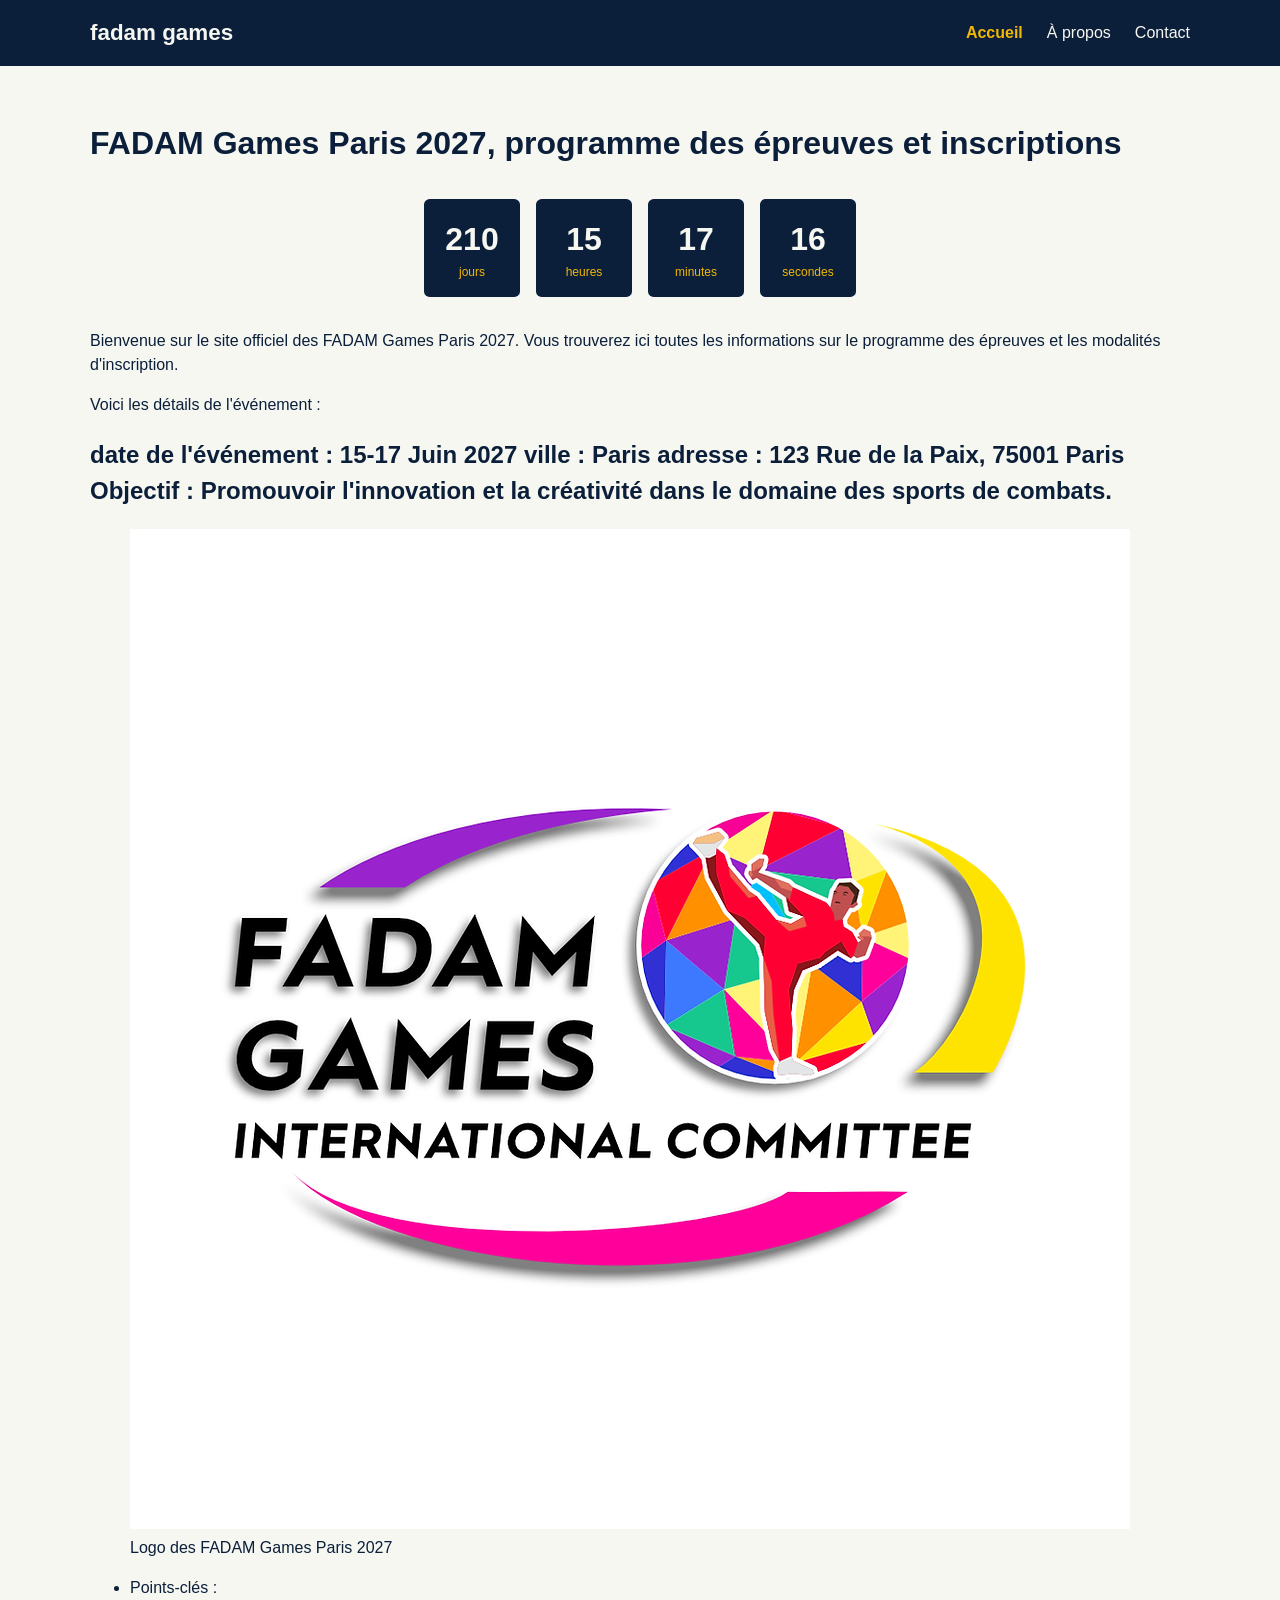
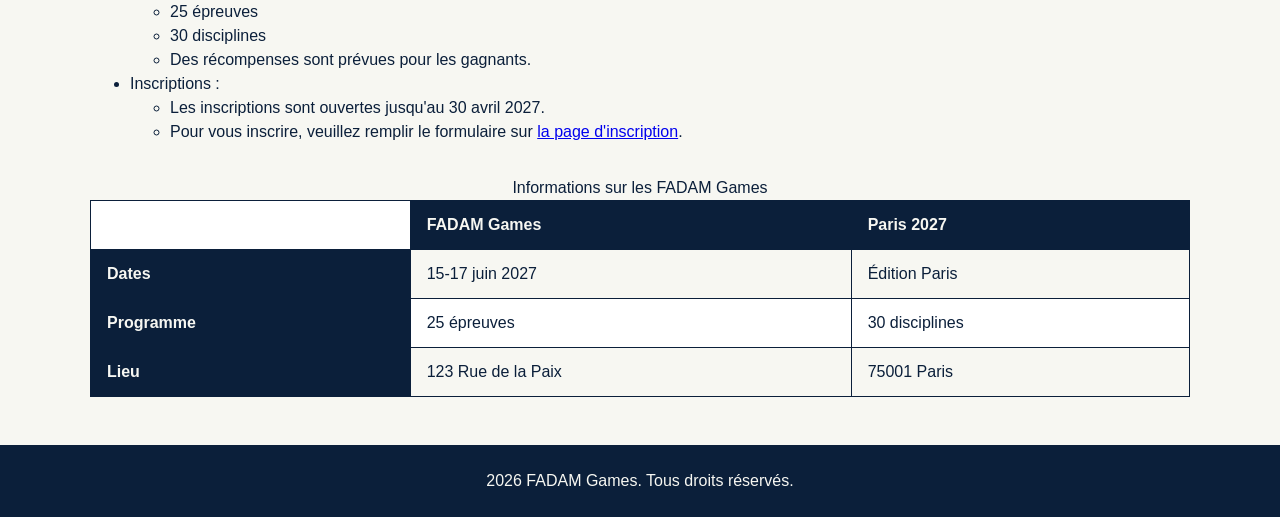
<file: index.html>
<!DOCTYPE html>
<html lang="fr">
<head>
    <meta charset="UTF-8">
    <meta name="viewport" content="width=device-width, initial-scale=1.0">
    <link rel="stylesheet" href="css/style.css">
    <title>Acceuil</title>
</head>
<body>
<header>
    <a href="index.html">fadam games</a>
    <nav>
        <ul>
            <li><a href="index.html" aria-current="page">Accueil</a></li>
            <li><a href="epreuves.html">À propos</a></li>
            <li><a href="inscription.html">Contact</a></li>
        </ul>
    </nav>
</header>
<main>
    <h1>FADAM Games Paris 2027, programme des épreuves et inscriptions</h1>
    <div id="compte-a-rebours">
        <span id="jours"></span>
        <span id="heures"></span>
        <span id="minutes"></span>
        <span id="secondes"></span>
    </div>
    <p>Bienvenue sur le site officiel des FADAM Games Paris 2027. Vous trouverez ici toutes les informations sur le programme des épreuves et les modalités d'inscription.</p>
    <p>Voici les détails de l'événement :</p>
    <h2>date de l'événement : 15-17 Juin 2027
    ville : Paris
    adresse : 123 Rue de la Paix, 75001 Paris
    Objectif : Promouvoir l'innovation et la créativité dans le domaine des sports de combats.    
    </h2>
    <figure>
        <img src="img/fadam-games.png" alt="Logo des FADAM Games Paris 2027">
        <figcaption>Logo des FADAM Games Paris 2027</figcaption>
    </figure>
    <ul>
        <li>Points-clés :
        <ul>
            <li>25 épreuves</li>
            <li>30 disciplines </li>
            <li>Des récompenses sont prévues pour les gagnants.</li>
        </ul>
        </li>
        <li>Inscriptions :
        <ul>
            <li>Les inscriptions sont ouvertes jusqu'au 30 avril 2027.</li>
            <li>Pour vous inscrire, veuillez remplir le formulaire sur <a href="inscription.html">la page d'inscription</a>.</li>
        </ul>
        </li>
    </ul>
        <div class="tableau">
        <table>
            <caption>Informations sur les FADAM Games</caption>
            <tbody>
                <tr>
                    <td></td>
                    <th scope="col" class="fadam">FADAM Games</th>
                    <th scope="col" class="paris">Paris 2027</th>
                </tr>
                <tr>
                    <th scope="row">Dates</th>
                    <td>15-17 juin 2027</td>
                    <td>Édition Paris</td>
                </tr>
                <tr>
                    <th scope="row">Programme</th>
                    <td>25 épreuves</td>
                    <td>30 disciplines</td>
                </tr>
                <tr>
                    <th scope="row">Lieu</th>
                    <td>123 Rue de la Paix</td>
                    <td>75001 Paris</td>
                </tr>
            </tbody>
        </table>
        </div>
    </main> 
<footer>
    <span id="annee">2027 FADAM Games. Tous droits réservés.</span>
</footer>
<script defer src="js/main.js"></script>
<script src="https://code.jquery.com/jquery-3.6.0.min.js"></script>
<script defer src="https://cdn.jsdelivr.net/npm/bootstrap@5.3.0/dist/js/bootstrap.bundle.min.js"></script>
</body>
</html>
</file>
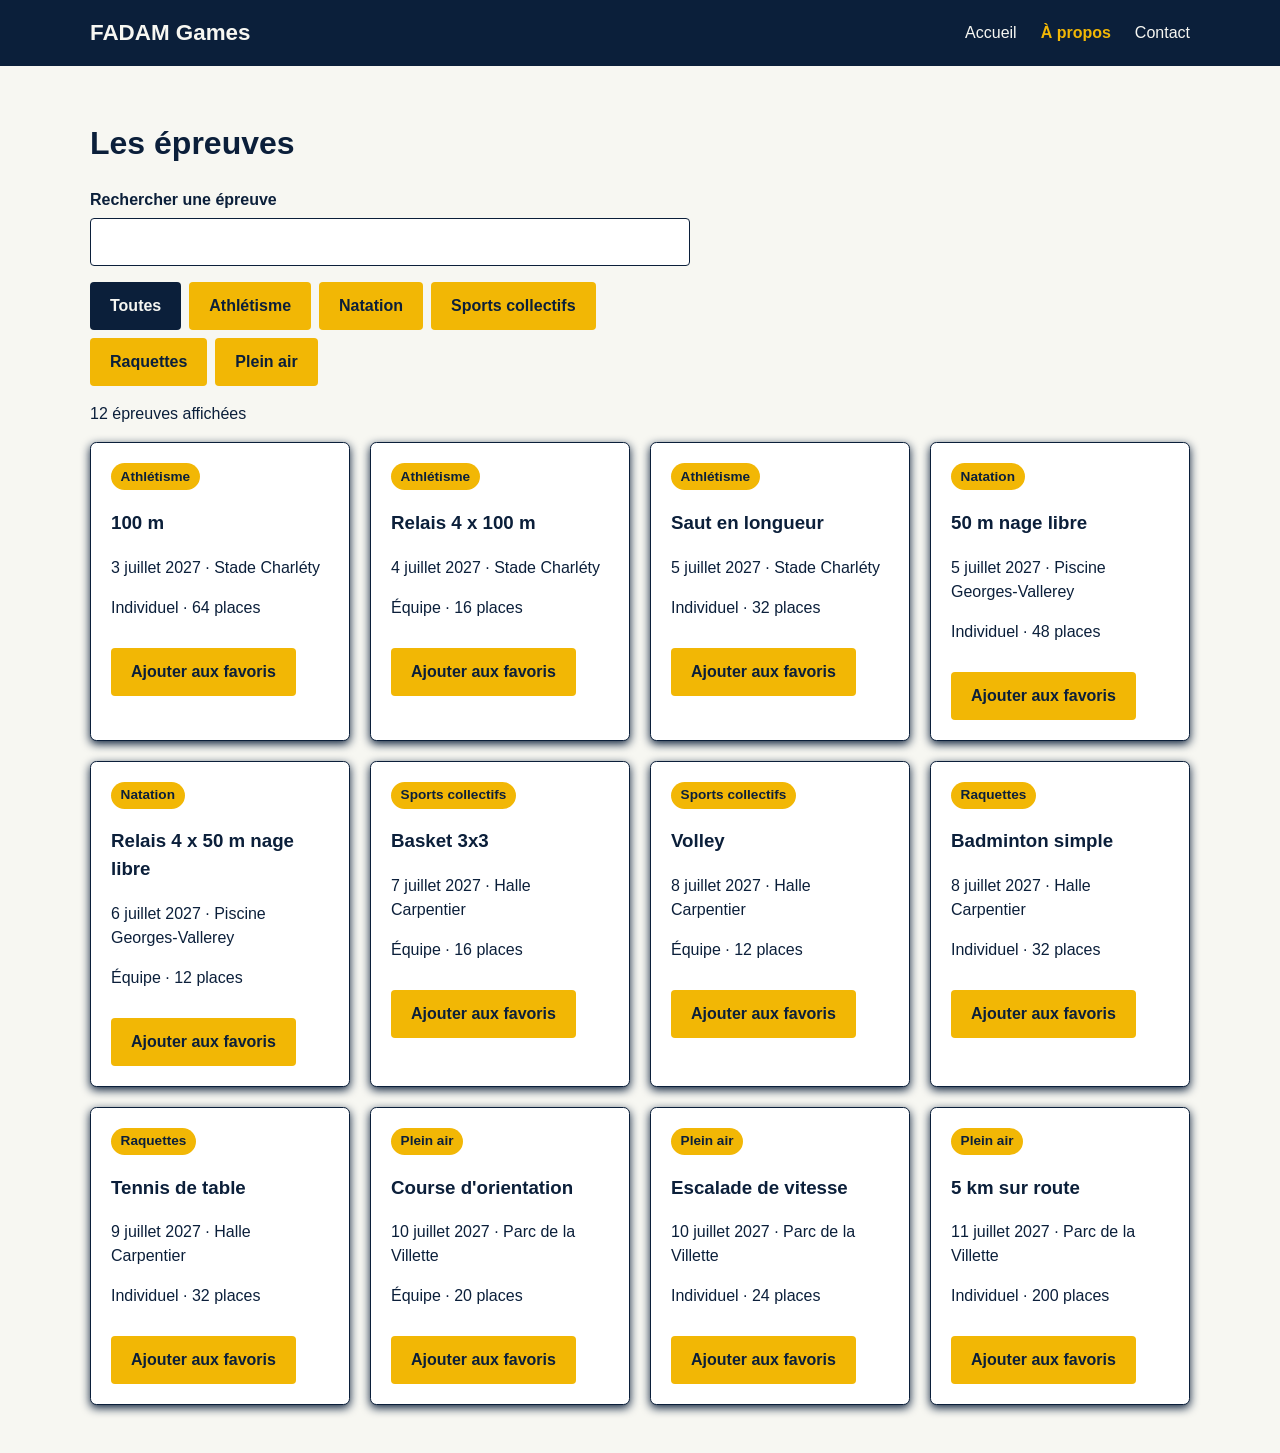
<file: epreuves.html>
<!DOCTYPE html>
<html lang="fr">
<head>
	<meta charset="UTF-8">
	<meta name="viewport" content="width=device-width, initial-scale=1.0">
	<link rel="stylesheet" href="css/style.css">
	<title>Épreuves - FADAM Games</title>
</head>
<body>
	<header>
		<a href="index.html">FADAM Games</a>
		<nav>
			<ul>
				<li><a href="index.html">Accueil</a></li>
				<li><a href="epreuves.html" aria-current="page">À propos</a></li>
				<li><a href="inscription.html">Contact</a></li>
			</ul>
		</nav>
	</header>

	<main>
		<h1>Les épreuves</h1>

		<div id="filtres">
			<label for="recherche">Rechercher une épreuve</label>
			<input type="search" id="recherche" name="recherche">
		</div>

		<p id="compteur"></p>
		<section id="liste-epreuves"></section>
	</main>

	<script defer src="js/data.js"></script>
	<script defer src="js/main.js"></script>
	<script defer src="js/epreuves.js"></script>
</body>
</html>
</file>
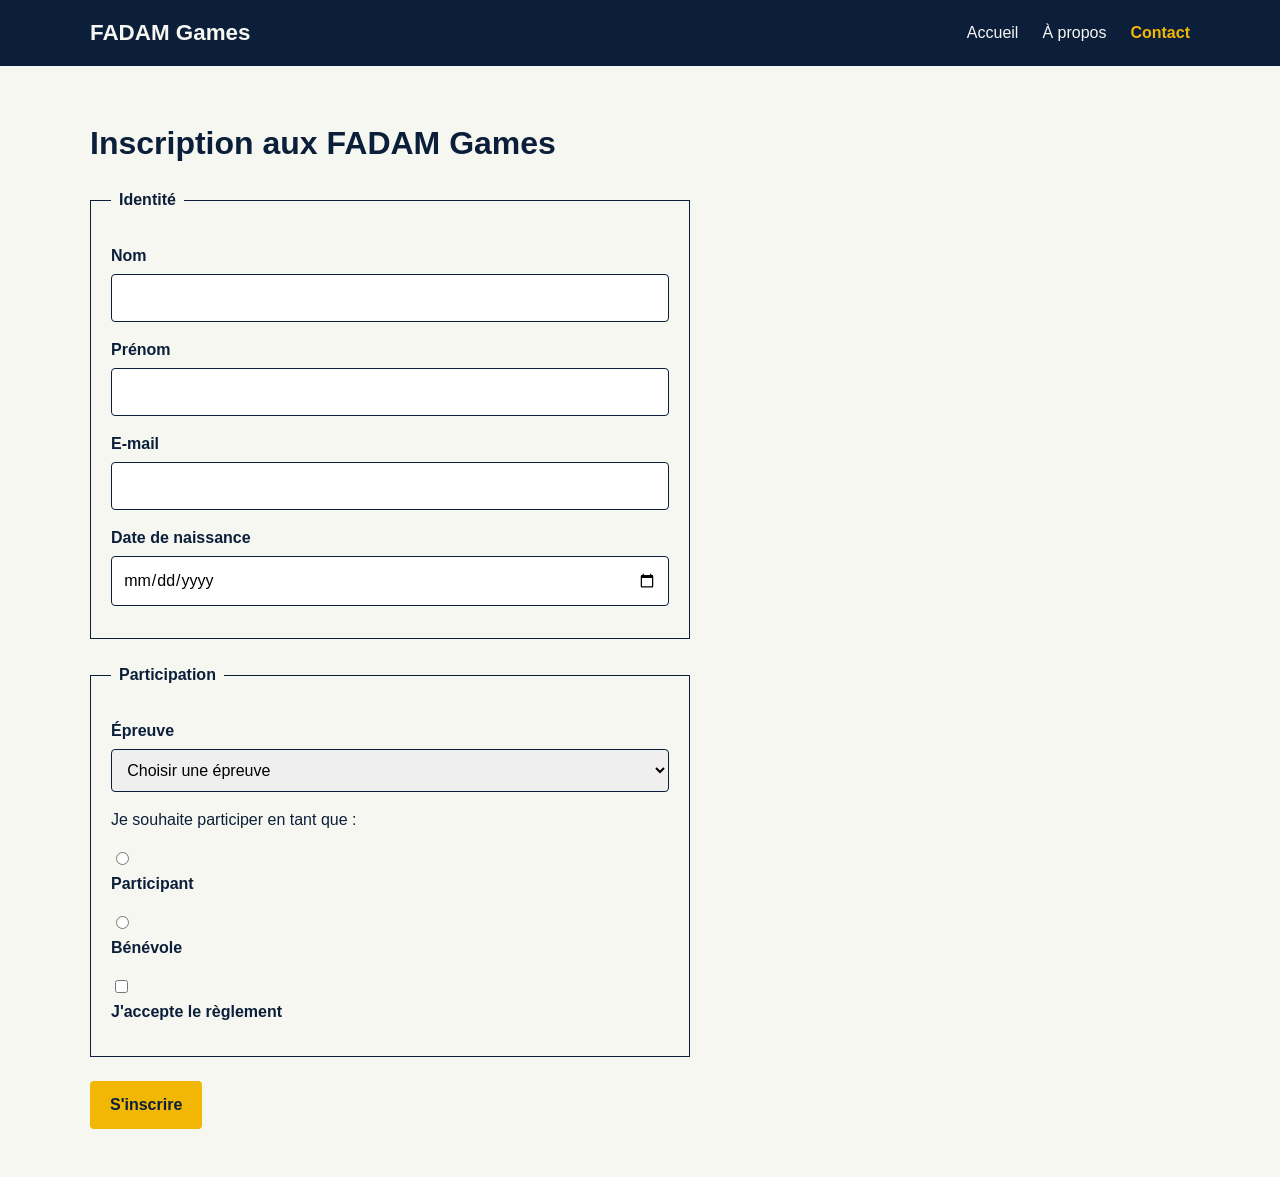
<file: inscription.html>
<!DOCTYPE html>
<html lang="fr">
<head>
	<meta charset="UTF-8">
	<meta name="viewport" content="width=device-width, initial-scale=1.0">
	<link rel="stylesheet" href="css/style.css">
	<title>Inscription - FADAM Games</title>
</head>
<body>
	<header>
		<a href="index.html">FADAM Games</a>
		<nav>
			<ul>
				<li><a href="index.html">Accueil</a></li>
				<li><a href="epreuves.html">À propos</a></li>
				<li><a href="inscription.html" aria-current="page">Contact</a></li>
			</ul>
		</nav>
	</header>

	<main>
		<h1>Inscription aux FADAM Games</h1>

		<form id="form-inscription" novalidate>
			<fieldset>
				<legend>Identité</legend>

				<p>
					<label for="nom">Nom</label>
					<input type="text" id="nom" name="nom" required>
				</p>
				<p>
					<label for="prenom">Prénom</label>
					<input type="text" id="prenom" name="prenom" required>
				</p>
				<p>
					<label for="email">E-mail</label>
					<input type="email" id="email" name="email" required>
				</p>
				<p>
					<label for="date-naissance">Date de naissance</label>
					<input type="date" id="date-naissance" name="date-naissance" required>
				</p>
			</fieldset>

			<fieldset>
				<legend>Participation</legend>

				<p>
					<label for="choix-epreuve">Épreuve</label>
					<select id="choix-epreuve" name="choix-epreuve" required>
						<option value="">Choisir une épreuve</option>
					</select>
				</p>

				<p>Je souhaite participer en tant que :</p>
				<p>
					<input type="radio" id="participant" name="role" value="participant" required>
					<label for="participant">Participant</label>
				</p>
				<p>
					<input type="radio" id="benevole" name="role" value="benevole">
					<label for="benevole">Bénévole</label>
				</p>

				<p>
					<input type="checkbox" id="reglement" name="reglement" required>
					<label for="reglement">J'accepte le règlement</label>
				</p>
			</fieldset>

			<button type="submit">S'inscrire</button>
		</form>

		<div id="recapitulatif"></div>
	</main>

	<script defer src="js/data.js"></script>
	<script defer src="js/main.js"></script>
	<script defer src="js/inscription.js"></script>
</body>
</html>
</file>
<file: css/style.css>
:root {
	--bleu-nuit: #0B1F3A;
	--or: #F2B705;
	--corail: #E94F37;
	--clair: #F7F7F2;
	--blanc: #FFFFFF;
}

* {
	box-sizing: border-box;
}

body {
	margin: 0;
	color: var(--bleu-nuit);
	background: var(--clair);
	font-family: sans-serif;
	line-height: 1.5;
}

header {
	display: flex;
	align-items: center;
	justify-content: space-between;
	gap: 2rem;
	padding: 1rem max(1rem, calc((100% - 1100px) / 2));
	color: var(--clair);
	background: var(--bleu-nuit);
}

header > a {
	color: var(--clair);
	font-size: 1.4rem;
	font-weight: bold;
	text-decoration: none;
}

nav ul {
	display: flex;
	gap: 1.5rem;
	margin: 0;
	padding: 0;
	list-style: none;
}

nav a {
	color: var(--clair);
	text-decoration: none;
}

nav a:hover,
nav a:focus-visible {
	color: var(--or);
	text-decoration: underline;
	text-underline-offset: 0.25rem;
}

nav a[aria-current="page"] {
	color: var(--or);
	font-weight: bold;
}

main {
	width: min(1100px, calc(100% - 2rem));
	margin: 0 auto;
	padding: 2rem 0 3rem;
}

h1,
h2,
h3 {
	color: var(--bleu-nuit);
}

#compte-a-rebours {
	display: flex;
	justify-content: center;
	gap: 1rem;
	margin: 2rem 0;
}

#compte-a-rebours span {
	min-width: 6rem;
	padding: 1rem;
	color: var(--clair);
	background: var(--bleu-nuit);
	font-size: 2rem;
	font-weight: bold;
	text-align: center;
	border-radius: 0.35rem;
}

#compte-a-rebours span::after {
	display: block;
	color: var(--or);
	font-size: 0.75rem;
	font-weight: normal;
}

#jours::after { content: "jours"; }
#heures::after { content: "heures"; }
#minutes::after { content: "minutes"; }
#secondes::after { content: "secondes"; }

.tableau {
	overflow-x: auto;
	margin-top: 2rem;
}

table {
	width: 100%;
	min-width: 520px;
	border-collapse: collapse;
	background: var(--blanc);
}

th,
td {
	padding: 0.75rem 1rem;
	border: 1px solid var(--bleu-nuit);
	text-align: left;
}

th {
	color: var(--clair);
	background: var(--bleu-nuit);
}

tbody tr:nth-child(even) {
	background: var(--clair);
}

#filtres {
	max-width: 600px;
	margin-bottom: 1rem;
}

.filtres-disciplines {
	display: flex;
	flex-wrap: wrap;
	gap: 0.5rem;
	margin-top: 1rem;
}

#filtres label,
form label {
	display: block;
	margin-bottom: 0.35rem;
	font-weight: bold;
}

#filtres input,
form input:not([type="radio"]):not([type="checkbox"]),
form select {
	width: 100%;
	padding: 0.7rem;
	border: 1px solid var(--bleu-nuit);
	border-radius: 0.25rem;
	font: inherit;
}

#liste-epreuves {
	display: grid;
	grid-template-columns: repeat(auto-fill, minmax(240px, 1fr));
	gap: 1.25rem;
}

.carte {
	padding: 1.25rem;
	background: var(--blanc);
	border: 1px solid var(--bleu-nuit);
	border-radius: 0.4rem;
	box-shadow: 0 3px 10px var(--bleu-nuit);
	transition: transform 180ms ease, box-shadow 180ms ease;
}

.carte:hover {
	transform: translateY(-0.25rem);
	box-shadow: 0 6px 16px var(--bleu-nuit);
}

.badge {
	display: inline-block;
	padding: 0.2rem 0.6rem;
	color: var(--bleu-nuit);
	background: var(--or);
	border-radius: 999px;
	font-size: 0.85rem;
	font-weight: bold;
}

form {
	max-width: 600px;
}

fieldset {
	margin: 0 0 1.5rem;
	padding: 1rem 1.25rem;
	border: 1px solid var(--bleu-nuit);
}

legend {
	padding: 0 0.5rem;
	font-weight: bold;
}

form p {
	margin: 1rem 0;
}

button {
	padding: 0.75rem 1.25rem;
	color: var(--bleu-nuit);
	background: var(--or);
	border: 0;
	border-radius: 0.25rem;
	font: inherit;
	font-weight: bold;
	cursor: pointer;
}

button:hover,
button:focus-visible {
	background: var(--corail);
}

button.actif,
.favori .bouton-favori {
	color: var(--clair);
	background: var(--bleu-nuit);
}

.bouton-favori {
	margin-top: 0.75rem;
}

.erreur {
	border-color: var(--corail) !important;
}

.message-erreur {
	color: var(--corail);
	font-size: 0.875rem;
}

footer {
	padding: 1.5rem;
	color: var(--clair);
	background: var(--bleu-nuit);
	text-align: center;
}

@media (max-width: 768px) {
	header {
		flex-direction: column;
		align-items: flex-start;
	}

	nav ul {
		flex-wrap: wrap;
		gap: 0.75rem 1rem;
	}

	#compte-a-rebours {
		flex-wrap: wrap;
	}

	#compte-a-rebours span {
		flex: 1 1 40%;
	}
}
</file>
